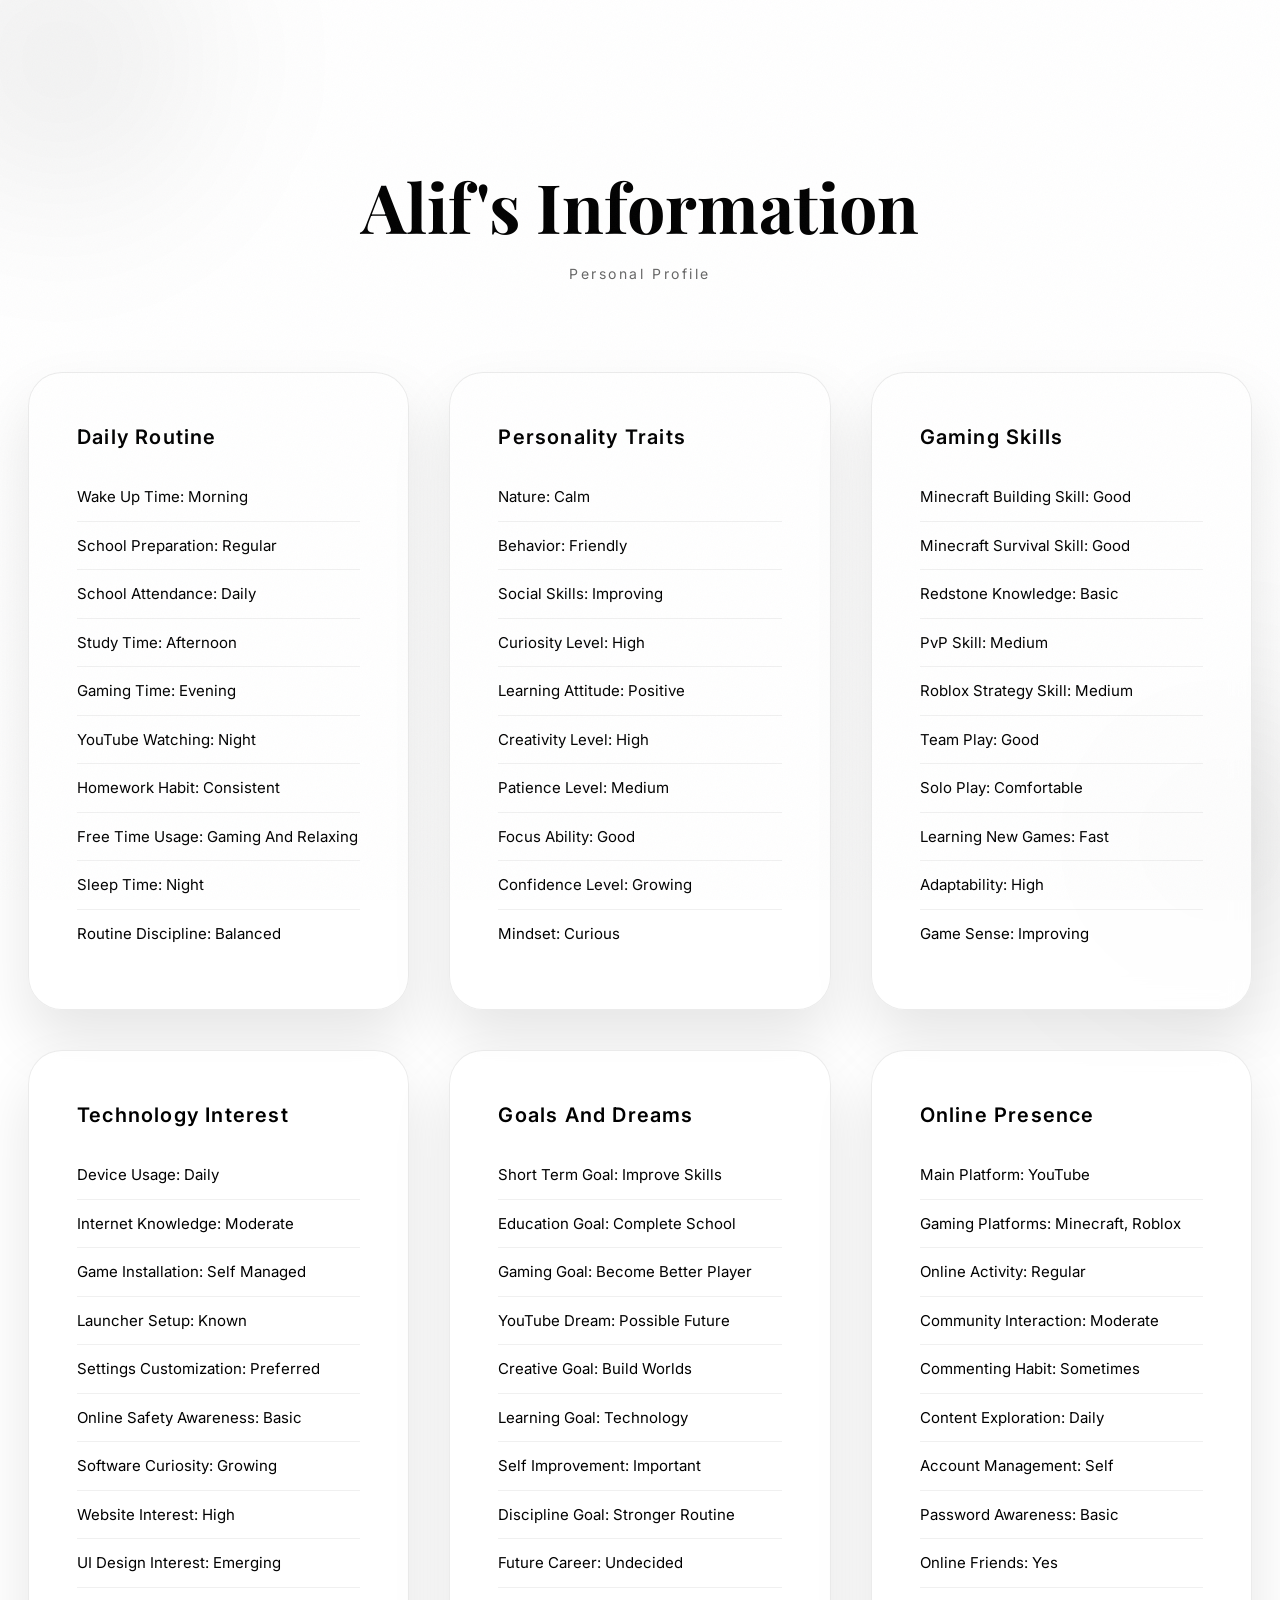
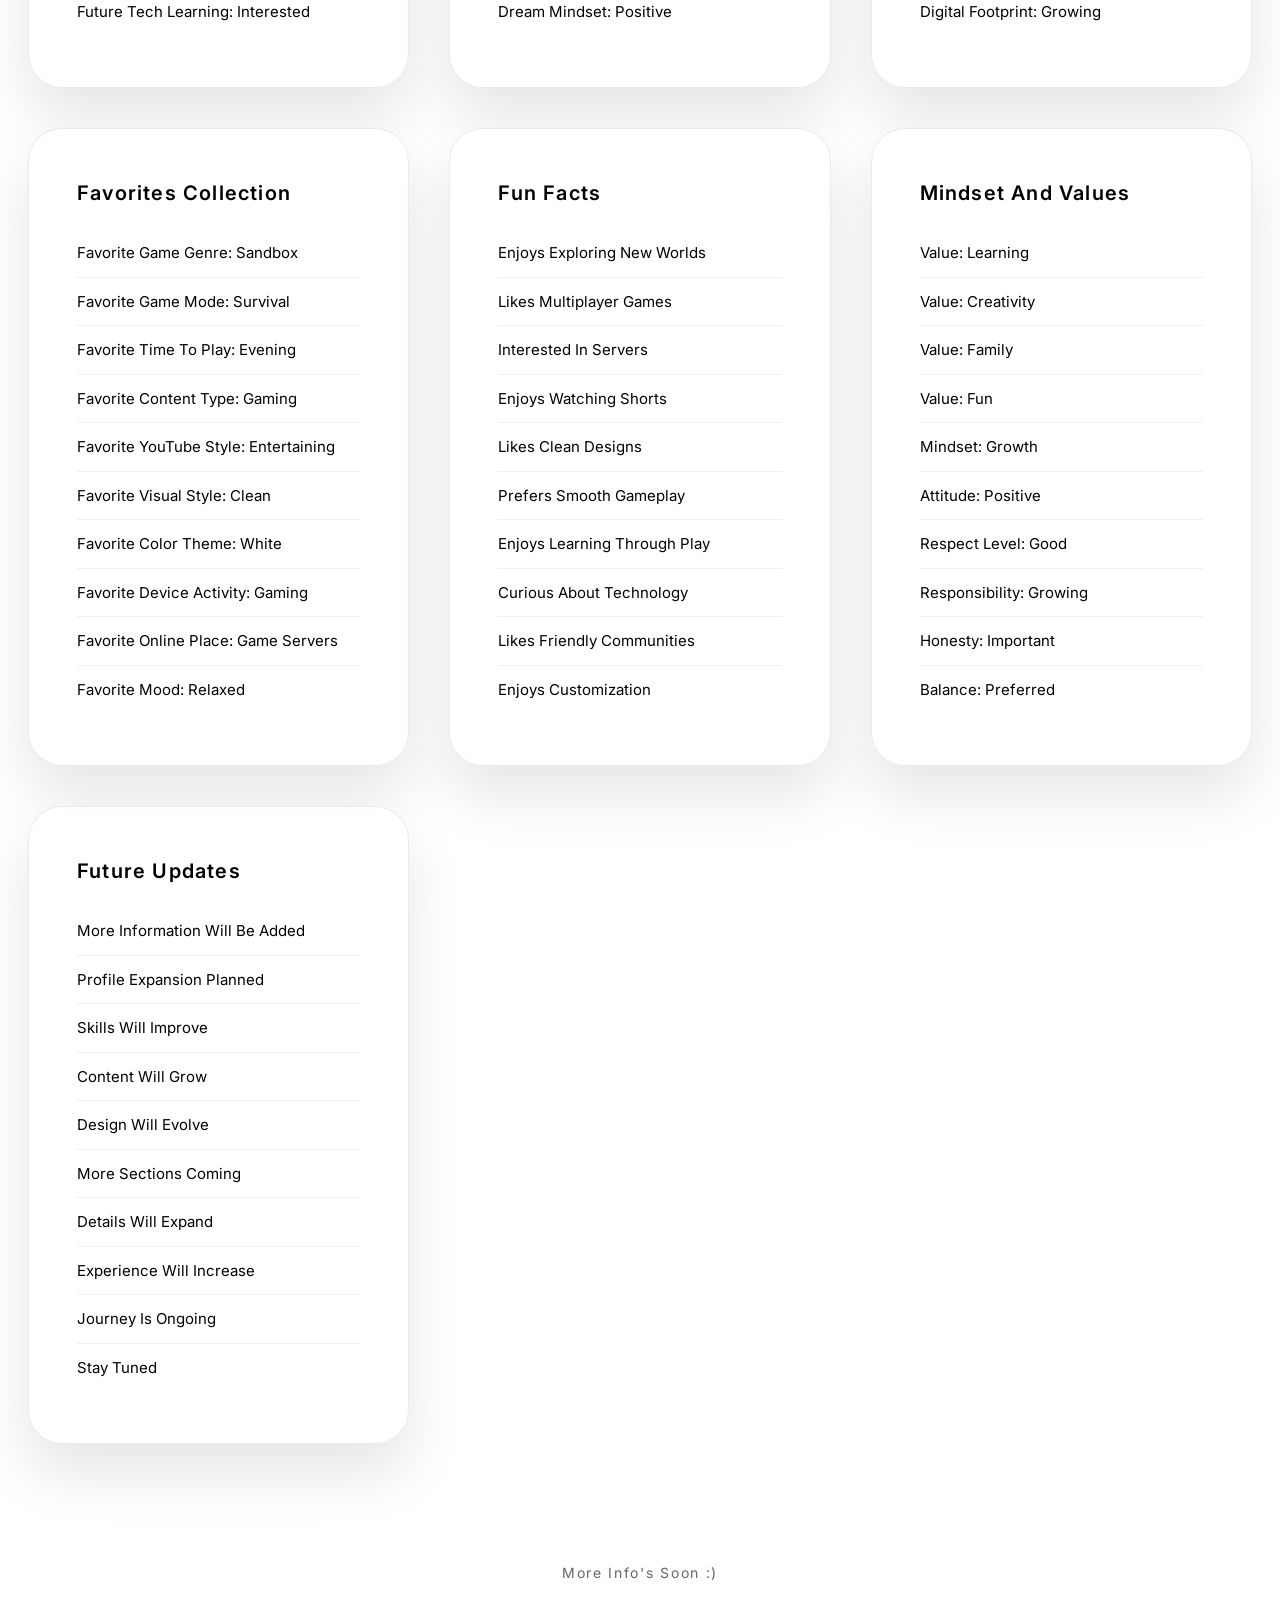
<file: index.html>
<!DOCTYPE html>
<html lang="en">
<head>
  <meta charset="UTF-8" />
  <meta name="viewport" content="width=device-width, initial-scale=1.0" />
  <title>Alif's Information</title>

  <link href="https://fonts.googleapis.com/css2?family=Playfair+Display:wght@600;700;800&family=Inter:wght@300;400;500;600&display=swap" rel="stylesheet">

  <style>
    :root {
      --bg: #ffffff;
      --text: #000000;
      --muted: #666666;
      --border: rgba(0,0,0,0.08);
      --shadow-xl: 0 40px 90px rgba(0,0,0,0.12);
      --shadow-lg: 0 30px 60px rgba(0,0,0,0.10);
      --shadow-md: 0 18px 36px rgba(0,0,0,0.08);
      --radius-xl: 34px;
      --radius-lg: 26px;
      --radius-md: 18px;
    }

    * { margin: 0; padding: 0; box-sizing: border-box; }

    body {
      background: var(--bg);
      color: var(--text);
      font-family: 'Inter', sans-serif;
      overflow-x: hidden;
    }

    /* ================= Loader ================= */
    .loader {
      position: fixed;
      inset: 0;
      background: #ffffff;
      display: flex;
      align-items: center;
      justify-content: center;
      z-index: 9999;
      animation: fadeOut 0.8s ease forwards;
      animation-delay: 2s;
    }

    .loader span {
      font-family: 'Playfair Display', serif;
      font-size: 26px;
      letter-spacing: 0.18em;
    }

    @keyframes fadeOut {
      to { opacity: 0; visibility: hidden; }
    }

    /* ================= Entrance ================= */
    .page {
      opacity: 0;
      transform: translateY(120px);
      animation: rise 1.4s cubic-bezier(.22,1,.36,1) forwards;
      animation-delay: 2s;
    }

    @keyframes rise {
      to { opacity: 1; transform: translateY(0); }
    }

    /* ================= Background Luxury Effects ================= */
    .orb {
      position: fixed;
      width: 520px;
      height: 520px;
      background: radial-gradient(circle, rgba(0,0,0,0.07), transparent 60%);
      filter: blur(60px);
      z-index: -1;
      animation: float 22s ease-in-out infinite alternate;
    }

    .orb.one { top: -200px; left: -200px; }
    .orb.two { bottom: -200px; right: -200px; animation-delay: 6s; }

    @keyframes float {
      from { transform: translate(0,0); }
      to { transform: translate(80px,120px); }
    }

    /* ================= Layout ================= */
    .container {
      max-width: 1300px;
      margin: auto;
      padding: 80px 28px 140px;
    }

    header {
      text-align: center;
      margin-bottom: 90px;
    }

    header h1 {
      font-family: 'Playfair Display', serif;
      font-size: clamp(44px, 6vw, 68px);
      margin-bottom: 14px;
    }

    header p {
      letter-spacing: 0.18em;
      color: var(--muted);
      font-size: 14px;
    }

    /* ================= GIF Areas ================= */
    .gif-top { margin-bottom: 80px; }
    .gif-bottom { margin-top: 100px; }

    .side-gif {
      position: fixed;
      top: 50%;
      transform: translateY(-50%);
      width: 160px;
      opacity: 0.9;
    }

    .side-gif.left { left: 20px; }
    .side-gif.right { right: 20px; }

    /* ================= Grid ================= */
    .grid {
      display: grid;
      grid-template-columns: repeat(auto-fit, minmax(320px, 1fr));
      gap: 40px;
    }

    /* ================= Cards ================= */
    .card {
      background: rgba(255,255,255,0.92);
      border: 1px solid var(--border);
      border-radius: var(--radius-xl);
      box-shadow: var(--shadow-lg);
      padding: 52px 48px;
      position: relative;
      overflow: hidden;
      transition: transform 0.6s ease, box-shadow 0.6s ease;
    }

    .card::before {
      content: "";
      position: absolute;
      inset: 0;
      background: linear-gradient(120deg, transparent, rgba(0,0,0,0.05), transparent);
      opacity: 0;
      transition: opacity 0.6s ease;
    }

    .card:hover {
      transform: translateY(-12px) scale(1.01);
      box-shadow: var(--shadow-xl);
    }

    .card:hover::before { opacity: 1; }

    .card h2 {
      font-size: 20px;
      margin-bottom: 24px;
      letter-spacing: 0.06em;
      font-weight: 600;
    }

    .info div {
      font-size: 15px;
      line-height: 2.1;
      padding: 8px 0;
      border-bottom: 1px solid rgba(0,0,0,0.06);
    }

    .info div:last-child { border-bottom: none; }

    /* ================= Links ================= */
    a {
      color: blue;
      text-decoration: none;
      position: relative;
    }

    a::after {
      content: "";
      position: absolute;
      left: 0;
      bottom: -3px;
      width: 0;
      height: 1px;
      background: blue;
      transition: width 0.35s ease;
    }

    a:hover::after { width: 100%; }

    /* ================= Footer ================= */
    footer {
      margin-top: 120px;
      text-align: center;
      font-size: 14px;
      color: var(--muted);
      letter-spacing: 0.12em;
    }
  
    /* ================= Ultra Luxury Effects ================= */

    /* Parallax Sections */
    .parallax {
      position: relative;
      transform: translateZ(0);
      will-change: transform;
    }

    /* Scroll Reveal */
    .reveal {
      opacity: 0;
      transform: translateY(60px);
      transition: all 1s cubic-bezier(.22,1,.36,1);
    }

    .reveal.active {
      opacity: 1;
      transform: translateY(0);
    }

    /* Cinematic Transitions */
    .cinematic {
      transition: transform 1.2s ease, opacity 1.2s ease;
    }

    /* Frosted Glass On Scroll */
    .frosted {
      backdrop-filter: blur(14px) saturate(120%);
      background: rgba(255,255,255,0.82);
    }

    /* Premium Divider */
    .lux-divider {
      height: 1px;
      width: 160px;
      margin: 80px auto;
      background: linear-gradient(to right, transparent, #000, transparent);
      opacity: 0.25;
    }

    /* Noise Texture */
    body::after {
      content: "";
      position: fixed;
      inset: 0;
      background-image: url("data:image/svg+xml,%3Csvg xmlns='http://www.w3.org/2000/svg' width='200' height='200'%3E%3Cfilter id='n'%3E%3CfeTurbulence type='fractalNoise' baseFrequency='0.8' numOctaves='4' stitchTiles='stitch'/%3E%3C/filter%3E%3Crect width='200' height='200' filter='url(%23n)' opacity='0.03'/%3E%3C/svg%3E");
      pointer-events: none;
      z-index: 999;
    }

    /* Light Sweep */
    .sweep::before {
      content: "";
      position: absolute;
      inset: -50%;
      background: linear-gradient(120deg, transparent 40%, rgba(255,255,255,0.6), transparent 60%);
      transform: translateX(-100%);
      transition: transform 1.2s ease;
    }

    .card:hover.sweep::before {
      transform: translateX(100%);
    }

    /* Mouse Glow */
    .glow {
      position: relative;
      overflow: hidden;
    }

    .glow::after {
      content: "";
      position: absolute;
      width: 300px;
      height: 300px;
      background: radial-gradient(circle, rgba(0,0,0,0.12), transparent 60%);
      opacity: 0;
      pointer-events: none;
      transition: opacity 0.3s ease;
    }

    .glow:hover::after { opacity: 1; }

  </style>
</head>
<body>

  <div class="loader"><span>Loading</span></div>

  <div class="orb one"></div>
  <div class="orb two"></div>

  <!-- Side GIFs -->
  <div class="side-gif left">
    <div class="tenor-gif-embed" data-postid="5611876409941731049" data-share-method="host" data-aspect-ratio="1" data-width="100%"></div>
  </div>

  <div class="side-gif right">
    <div class="tenor-gif-embed" data-postid="2981903896250867287" data-share-method="host" data-aspect-ratio="1" data-width="100%"></div>
  </div>

  <div class="page">
    <div class="container">

      <!-- Top GIF -->
      <div class="gif-top">
        <div class="tenor-gif-embed" data-postid="26371807" data-share-method="host" data-aspect-ratio="3.855" data-width="100%"></div>
      </div>

      <header>
        <h1>Alif's Information</h1>
        <p>Personal Profile</p>
      </header>

      <section class="grid parallax">

<!-- Existing cards remain -->

<div class="card reveal cinematic frosted sweep glow"><h2>Daily Routine</h2><div class="info"><div>Wake Up Time: Morning</div><div>School Preparation: Regular</div><div>School Attendance: Daily</div><div>Study Time: Afternoon</div><div>Gaming Time: Evening</div><div>YouTube Watching: Night</div><div>Homework Habit: Consistent</div><div>Free Time Usage: Gaming And Relaxing</div><div>Sleep Time: Night</div><div>Routine Discipline: Balanced</div></div></div>

<div class="card reveal cinematic frosted sweep glow"><h2>Personality Traits</h2><div class="info"><div>Nature: Calm</div><div>Behavior: Friendly</div><div>Social Skills: Improving</div><div>Curiosity Level: High</div><div>Learning Attitude: Positive</div><div>Creativity Level: High</div><div>Patience Level: Medium</div><div>Focus Ability: Good</div><div>Confidence Level: Growing</div><div>Mindset: Curious</div></div></div>

<div class="card reveal cinematic frosted sweep glow"><h2>Gaming Skills</h2><div class="info"><div>Minecraft Building Skill: Good</div><div>Minecraft Survival Skill: Good</div><div>Redstone Knowledge: Basic</div><div>PvP Skill: Medium</div><div>Roblox Strategy Skill: Medium</div><div>Team Play: Good</div><div>Solo Play: Comfortable</div><div>Learning New Games: Fast</div><div>Adaptability: High</div><div>Game Sense: Improving</div></div></div>

<div class="card reveal cinematic frosted sweep glow"><h2>Technology Interest</h2><div class="info"><div>Device Usage: Daily</div><div>Internet Knowledge: Moderate</div><div>Game Installation: Self Managed</div><div>Launcher Setup: Known</div><div>Settings Customization: Preferred</div><div>Online Safety Awareness: Basic</div><div>Software Curiosity: Growing</div><div>Website Interest: High</div><div>UI Design Interest: Emerging</div><div>Future Tech Learning: Interested</div></div></div>

<div class="card reveal cinematic frosted sweep glow"><h2>Goals And Dreams</h2><div class="info"><div>Short Term Goal: Improve Skills</div><div>Education Goal: Complete School</div><div>Gaming Goal: Become Better Player</div><div>YouTube Dream: Possible Future</div><div>Creative Goal: Build Worlds</div><div>Learning Goal: Technology</div><div>Self Improvement: Important</div><div>Discipline Goal: Stronger Routine</div><div>Future Career: Undecided</div><div>Dream Mindset: Positive</div></div></div>

<div class="card reveal cinematic frosted sweep glow"><h2>Online Presence</h2><div class="info"><div>Main Platform: YouTube</div><div>Gaming Platforms: Minecraft, Roblox</div><div>Online Activity: Regular</div><div>Community Interaction: Moderate</div><div>Commenting Habit: Sometimes</div><div>Content Exploration: Daily</div><div>Account Management: Self</div><div>Password Awareness: Basic</div><div>Online Friends: Yes</div><div>Digital Footprint: Growing</div></div></div>

<div class="card reveal cinematic frosted sweep glow"><h2>Favorites Collection</h2><div class="info"><div>Favorite Game Genre: Sandbox</div><div>Favorite Game Mode: Survival</div><div>Favorite Time To Play: Evening</div><div>Favorite Content Type: Gaming</div><div>Favorite YouTube Style: Entertaining</div><div>Favorite Visual Style: Clean</div><div>Favorite Color Theme: White</div><div>Favorite Device Activity: Gaming</div><div>Favorite Online Place: Game Servers</div><div>Favorite Mood: Relaxed</div></div></div>

<div class="card reveal cinematic frosted sweep glow"><h2>Fun Facts</h2><div class="info"><div>Enjoys Exploring New Worlds</div><div>Likes Multiplayer Games</div><div>Interested In Servers</div><div>Enjoys Watching Shorts</div><div>Likes Clean Designs</div><div>Prefers Smooth Gameplay</div><div>Enjoys Learning Through Play</div><div>Curious About Technology</div><div>Likes Friendly Communities</div><div>Enjoys Customization</div></div></div>

<div class="card reveal cinematic frosted sweep glow"><h2>Mindset And Values</h2><div class="info"><div>Value: Learning</div><div>Value: Creativity</div><div>Value: Family</div><div>Value: Fun</div><div>Mindset: Growth</div><div>Attitude: Positive</div><div>Respect Level: Good</div><div>Responsibility: Growing</div><div>Honesty: Important</div><div>Balance: Preferred</div></div></div>

<div class="card reveal cinematic frosted sweep glow"><h2>Future Updates</h2><div class="info"><div>More Information Will Be Added</div><div>Profile Expansion Planned</div><div>Skills Will Improve</div><div>Content Will Grow</div><div>Design Will Evolve</div><div>More Sections Coming</div><div>Details Will Expand</div><div>Experience Will Increase</div><div>Journey Is Ongoing</div><div>Stay Tuned</div></div></div>

</section>

      <!-- Bottom GIF -->
      <div class="gif-bottom">
        <div class="tenor-gif-embed" data-postid="19862800" data-share-method="host" data-aspect-ratio="3" data-width="100%"></div>
      </div>

      <footer>More Info's Soon :)</footer>

    </div>
  </div>

  <script async src="https://tenor.com/embed.js"></script>


  <script>
    /* Scroll Reveal */
    const reveals = document.querySelectorAll('.reveal');
    window.addEventListener('scroll', () => {
      reveals.forEach(el => {
        const rect = el.getBoundingClientRect();
        if (rect.top < window.innerHeight - 80) {
          el.classList.add('active');
        }
      });
    });

    /* Parallax Effect */
    window.addEventListener('scroll', () => {
      document.querySelectorAll('.parallax').forEach(p => {
        p.style.transform = `translateY(${window.scrollY * 0.08}px)`;
      });
    });

    /* Mouse Glow */
    document.querySelectorAll('.glow').forEach(card => {
      card.addEventListener('mousemove', e => {
        const glow = card.querySelector('::after');
        card.style.setProperty('--x', e.offsetX + 'px');
        card.style.setProperty('--y', e.offsetY + 'px');
      });
    });
  </script>
</body>
</html>
</file>
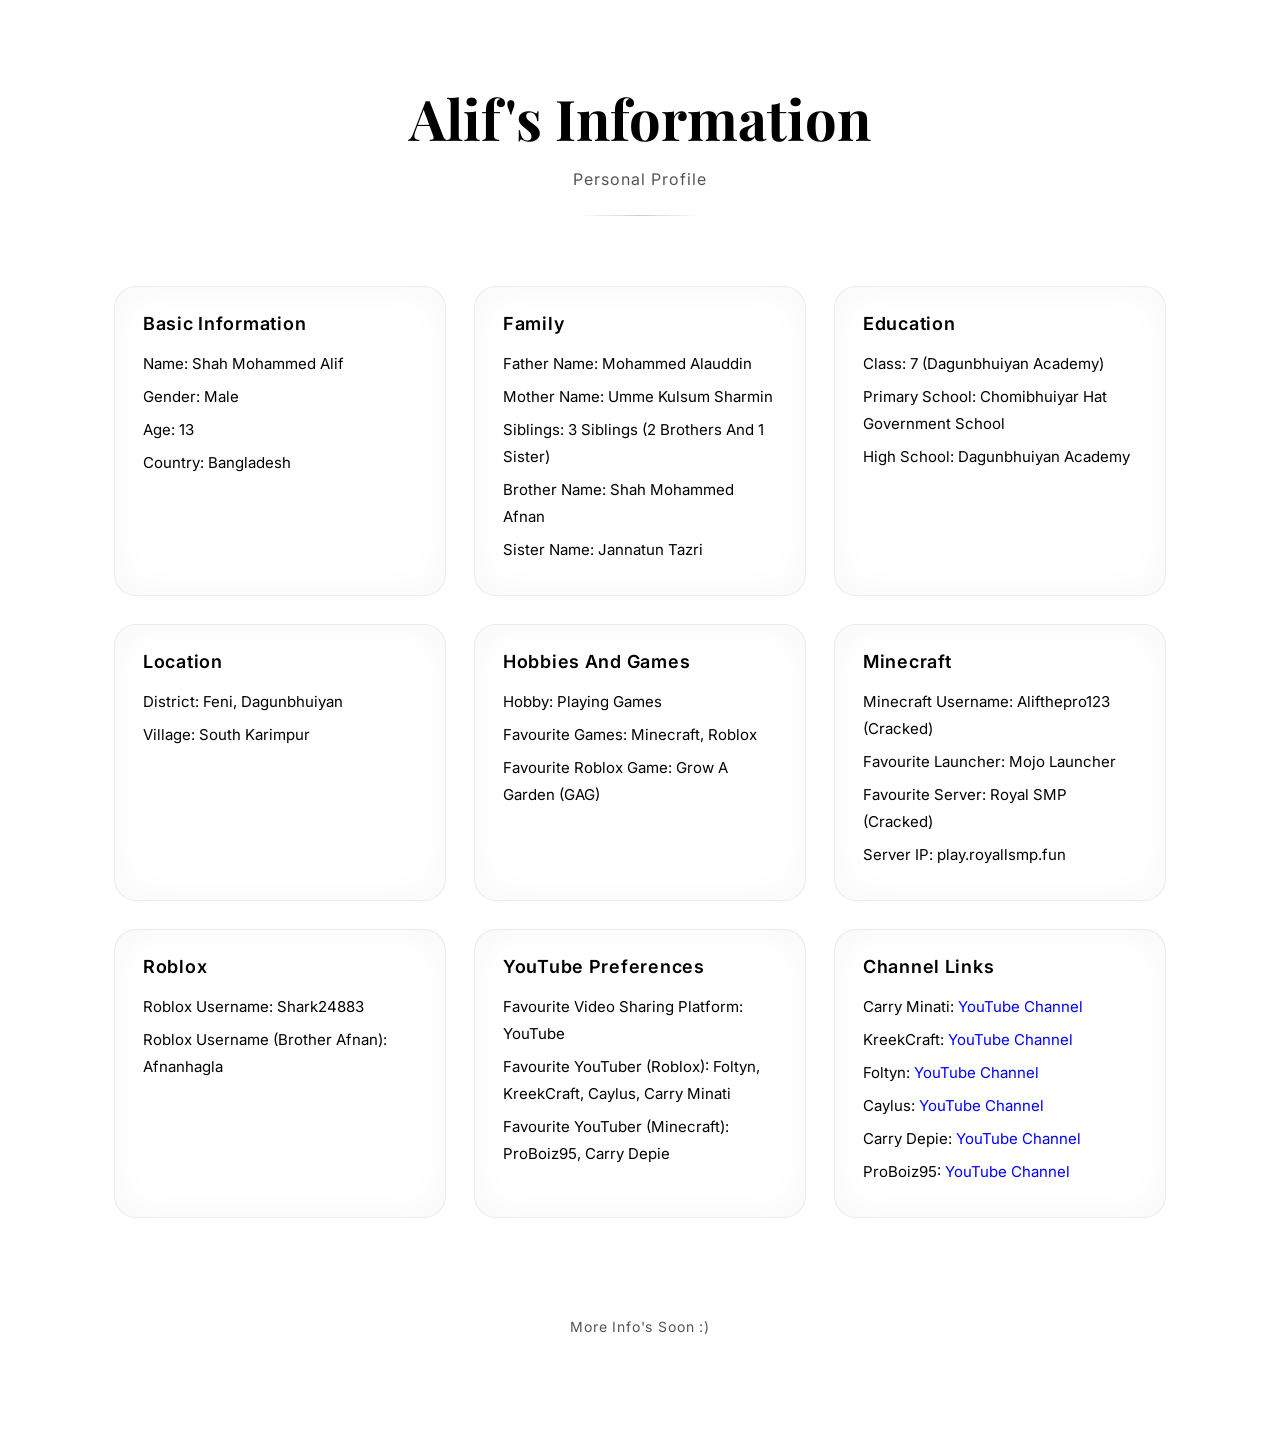
<file: alifs_information_website.html>
<!DOCTYPE html>
<html lang="en">
<head>
  <meta charset="UTF-8" />
  <meta name="viewport" content="width=device-width, initial-scale=1.0" />
  <title>Alif's Information</title>

  <!-- Google Fonts -->
  <link href="https://fonts.googleapis.com/css2?family=Playfair+Display:wght@500;600;700&family=Inter:wght@300;400;500;600&display=swap" rel="stylesheet">

  <style>
    /* =====================
       Root & Reset
    ===================== */
    :root {
      --bg: #ffffff;
      --text: #000000;
      --muted: #555555;
      --card-bg: rgba(255, 255, 255, 0.9);
      --border: rgba(0, 0, 0, 0.08);
      --shadow-soft: 0 20px 40px rgba(0, 0, 0, 0.08);
      --shadow-light: 0 8px 20px rgba(0, 0, 0, 0.06);
      --radius-lg: 22px;
      --radius-md: 14px;
      --radius-sm: 8px;
    }

    * {
      margin: 0;
      padding: 0;
      box-sizing: border-box;
    }

    html, body {
      background: var(--bg);
      color: var(--text);
      font-family: 'Inter', sans-serif;
      scroll-behavior: smooth;
      overflow-x: hidden;
    }

    /* =====================
       Loading Screen
    ===================== */
    .loader {
      position: fixed;
      inset: 0;
      background: #ffffff;
      display: flex;
      align-items: center;
      justify-content: center;
      z-index: 9999;
      animation: fadeOut 0.6s ease forwards;
      animation-delay: 2s;
    }

    .loader-inner {
      text-align: center;
      animation: float 2s ease-in-out infinite;
    }

    .loader-circle {
      width: 64px;
      height: 64px;
      border-radius: 50%;
      border: 3px solid #eaeaea;
      border-top: 3px solid #000000;
      margin: 0 auto 18px;
      animation: spin 1.2s linear infinite;
    }

    .loader-text {
      font-family: 'Playfair Display', serif;
      font-size: 20px;
      letter-spacing: 0.08em;
    }

    @keyframes spin {
      to { transform: rotate(360deg); }
    }

    @keyframes fadeOut {
      to {
        opacity: 0;
        visibility: hidden;
      }
    }

    @keyframes float {
      0%, 100% { transform: translateY(0); }
      50% { transform: translateY(-6px); }
    }

    /* =====================
       Entrance Animation
    ===================== */
    .page {
      animation: slideUp 1.2s ease forwards;
      opacity: 0;
      animation-delay: 2s;
    }

    @keyframes slideUp {
      from {
        transform: translateY(80px);
        opacity: 0;
      }
      to {
        transform: translateY(0);
        opacity: 1;
      }
    }

    /* =====================
       Decorative Background
    ===================== */
    .bg-orb {
      position: fixed;
      width: 420px;
      height: 420px;
      background: radial-gradient(circle, rgba(0,0,0,0.06), transparent 60%);
      filter: blur(40px);
      z-index: -1;
      animation: drift 18s ease-in-out infinite alternate;
    }

    .orb-1 { top: -120px; left: -120px; }
    .orb-2 { bottom: -140px; right: -140px; animation-delay: 4s; }

    @keyframes drift {
      from { transform: translate(0, 0); }
      to { transform: translate(40px, 60px); }
    }

    /* =====================
       Layout
    ===================== */
    .container {
      max-width: 1100px;
      margin: 0 auto;
      padding: 80px 24px 120px;
    }

    header {
      text-align: center;
      margin-bottom: 70px;
    }

    header h1 {
      font-family: 'Playfair Display', serif;
      font-size: clamp(36px, 5vw, 56px);
      font-weight: 700;
      margin-bottom: 14px;
    }

    header p {
      font-size: 16px;
      color: var(--muted);
      letter-spacing: 0.06em;
    }

    /* =====================
       Card Grid
    ===================== */
    .grid {
      display: grid;
      grid-template-columns: repeat(auto-fit, minmax(260px, 1fr));
      gap: 28px;
    }

    .card {
      background: var(--card-bg);
      border: 1px solid var(--border);
      border-radius: var(--radius-lg);
      padding: 26px 28px;
      box-shadow: var(--shadow-light);
      transition: transform 0.4s ease, box-shadow 0.4s ease;
      position: relative;
      overflow: hidden;
    }

    .card::before {
      content: "";
      position: absolute;
      inset: 0;
      background: linear-gradient(120deg, transparent, rgba(0,0,0,0.04), transparent);
      opacity: 0;
      transition: opacity 0.4s ease;
    }

    .card:hover {
      transform: translateY(-6px);
      box-shadow: var(--shadow-soft);
    }

    .card:hover::before {
      opacity: 1;
    }

    .card h2 {
      font-size: 18px;
      margin-bottom: 16px;
      font-weight: 600;
      letter-spacing: 0.04em;
    }

    .info {
      font-size: 15px;
      line-height: 1.8;
    }

    .info div {
      margin-bottom: 6px;
    }

    /* =====================
       Links
    ===================== */
    a {
      color: blue;
      text-decoration: none;
      position: relative;
    }

    a::after {
      content: "";
      position: absolute;
      left: 0;
      bottom: -2px;
      width: 0;
      height: 1px;
      background: blue;
      transition: width 0.3s ease;
    }

    a:hover::after {
      width: 100%;
    }

    /* =====================
       Footer
    ===================== */
    footer {
      margin-top: 100px;
      text-align: center;
      font-size: 14px;
      color: var(--muted);
      letter-spacing: 0.06em;
    }

    /* =====================
       Subtle Extras (Premium Details)
    ===================== */
    .divider {
      width: 120px;
      height: 1px;
      background: linear-gradient(to right, transparent, #000, transparent);
      margin: 26px auto 0;
      opacity: 0.2;
    }

    .glass {
      backdrop-filter: blur(6px);
    }

    .soft-glow {
      box-shadow: inset 0 0 40px rgba(0, 0, 0, 0.03);
    }

    .rounded {
      border-radius: 999px;
    }

  </style>
</head>
<body>

  <!-- Loading Screen -->
  <div class="loader">
    <div class="loader-inner">
      <div class="loader-circle"></div>
      <div class="loader-text">Loading</div>
    </div>
  </div>

  <!-- Decorative Background Orbs -->
  <div class="bg-orb orb-1"></div>
  <div class="bg-orb orb-2"></div>

  <!-- Page Content -->
  <div class="page">
    <div class="container">

      <header>
        <h1>Alif's Information</h1>
        <p>Personal Profile</p>
        <div class="divider"></div>
      </header>

      <section class="grid">

        <div class="card glass soft-glow">
          <h2>Basic Information</h2>
          <div class="info">
            <div>Name: Shah Mohammed Alif</div>
            <div>Gender: Male</div>
            <div>Age: 13</div>
            <div>Country: Bangladesh</div>
          </div>
        </div>

        <div class="card glass soft-glow">
          <h2>Family</h2>
          <div class="info">
            <div>Father Name: Mohammed Alauddin</div>
            <div>Mother Name: Umme Kulsum Sharmin</div>
            <div>Siblings: 3 Siblings (2 Brothers And 1 Sister)</div>
            <div>Brother Name: Shah Mohammed Afnan</div>
            <div>Sister Name: Jannatun Tazri</div>
          </div>
        </div>

        <div class="card glass soft-glow">
          <h2>Education</h2>
          <div class="info">
            <div>Class: 7 (Dagunbhuiyan Academy)</div>
            <div>Primary School: Chomibhuiyar Hat Government School</div>
            <div>High School: Dagunbhuiyan Academy</div>
          </div>
        </div>

        <div class="card glass soft-glow">
          <h2>Location</h2>
          <div class="info">
            <div>District: Feni, Dagunbhuiyan</div>
            <div>Village: South Karimpur</div>
          </div>
        </div>

        <div class="card glass soft-glow">
          <h2>Hobbies And Games</h2>
          <div class="info">
            <div>Hobby: Playing Games</div>
            <div>Favourite Games: Minecraft, Roblox</div>
            <div>Favourite Roblox Game: Grow A Garden (GAG)</div>
          </div>
        </div>

        <div class="card glass soft-glow">
          <h2>Minecraft</h2>
          <div class="info">
            <div>Minecraft Username: Alifthepro123 (Cracked)</div>
            <div>Favourite Launcher: Mojo Launcher</div>
            <div>Favourite Server: Royal SMP (Cracked)</div>
            <div>Server IP: play.royallsmp.fun</div>
          </div>
        </div>

        <div class="card glass soft-glow">
          <h2>Roblox</h2>
          <div class="info">
            <div>Roblox Username: Shark24883</div>
            <div>Roblox Username (Brother Afnan): Afnanhagla</div>
          </div>
        </div>

        <div class="card glass soft-glow">
          <h2>YouTube Preferences</h2>
          <div class="info">
            <div>Favourite Video Sharing Platform: YouTube</div>
            <div>Favourite YouTuber (Roblox): Foltyn, KreekCraft, Caylus, Carry Minati</div>
            <div>Favourite YouTuber (Minecraft): ProBoiz95, Carry Depie</div>
          </div>
        </div>

        <div class="card glass soft-glow">
          <h2>Channel Links</h2>
          <div class="info">
            <div>Carry Minati: <a href="http://www.youtube.com/@carrydepieshorts5374" target="_blank">YouTube Channel</a></div>
            <div>KreekCraft: <a href="http://www.youtube.com/@KreekCraft" target="_blank">YouTube Channel</a></div>
            <div>Foltyn: <a href="http://www.youtube.com/@FoltynFamily" target="_blank">YouTube Channel</a></div>
            <div>Caylus: <a href="http://www.youtube.com/@Caylus" target="_blank">YouTube Channel</a></div>
            <div>Carry Depie: <a href="http://www.youtube.com/@CarryDepie" target="_blank">YouTube Channel</a></div>
            <div>ProBoiz95: <a href="http://www.youtube.com/@ProBoiz95" target="_blank">YouTube Channel</a></div>
          </div>
        </div>

      </section>

      <footer>
        More Info's Soon :)
      </footer>

    </div>
  </div>

</body>
</html>
</file>
